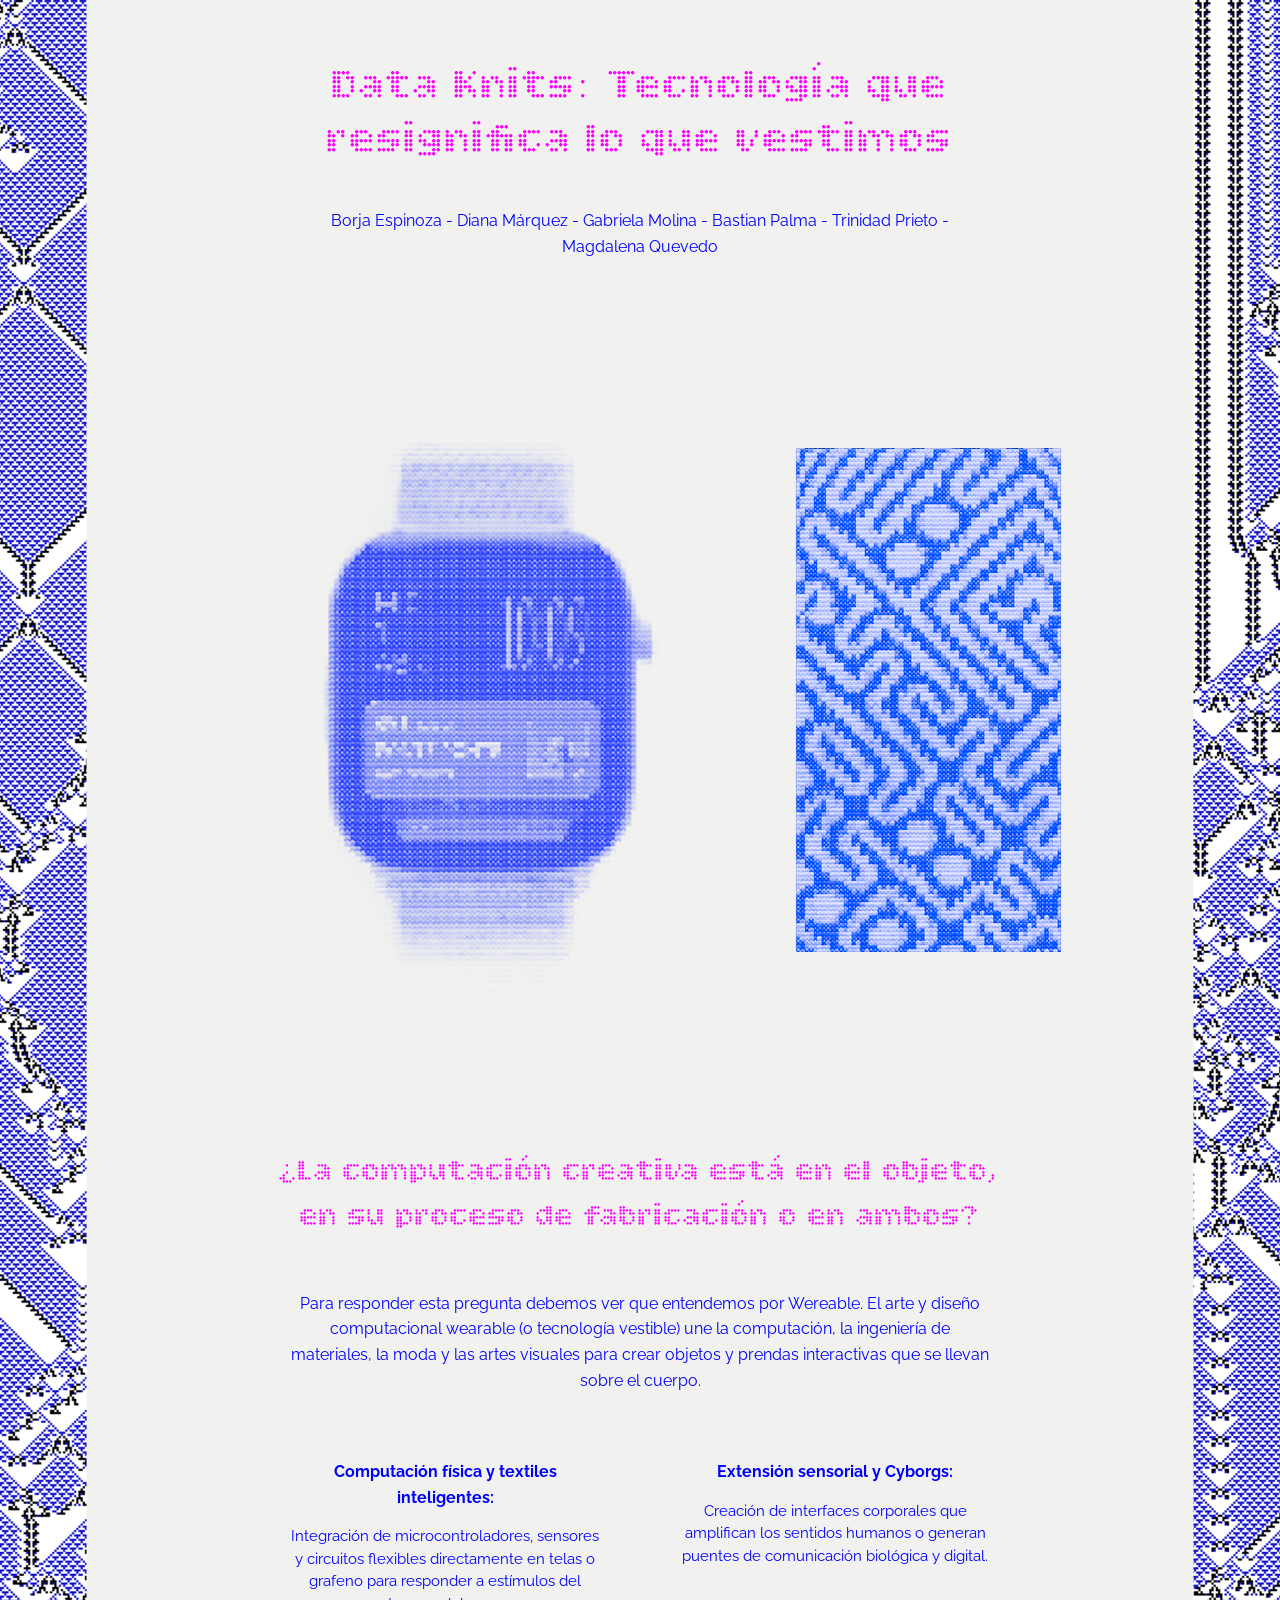
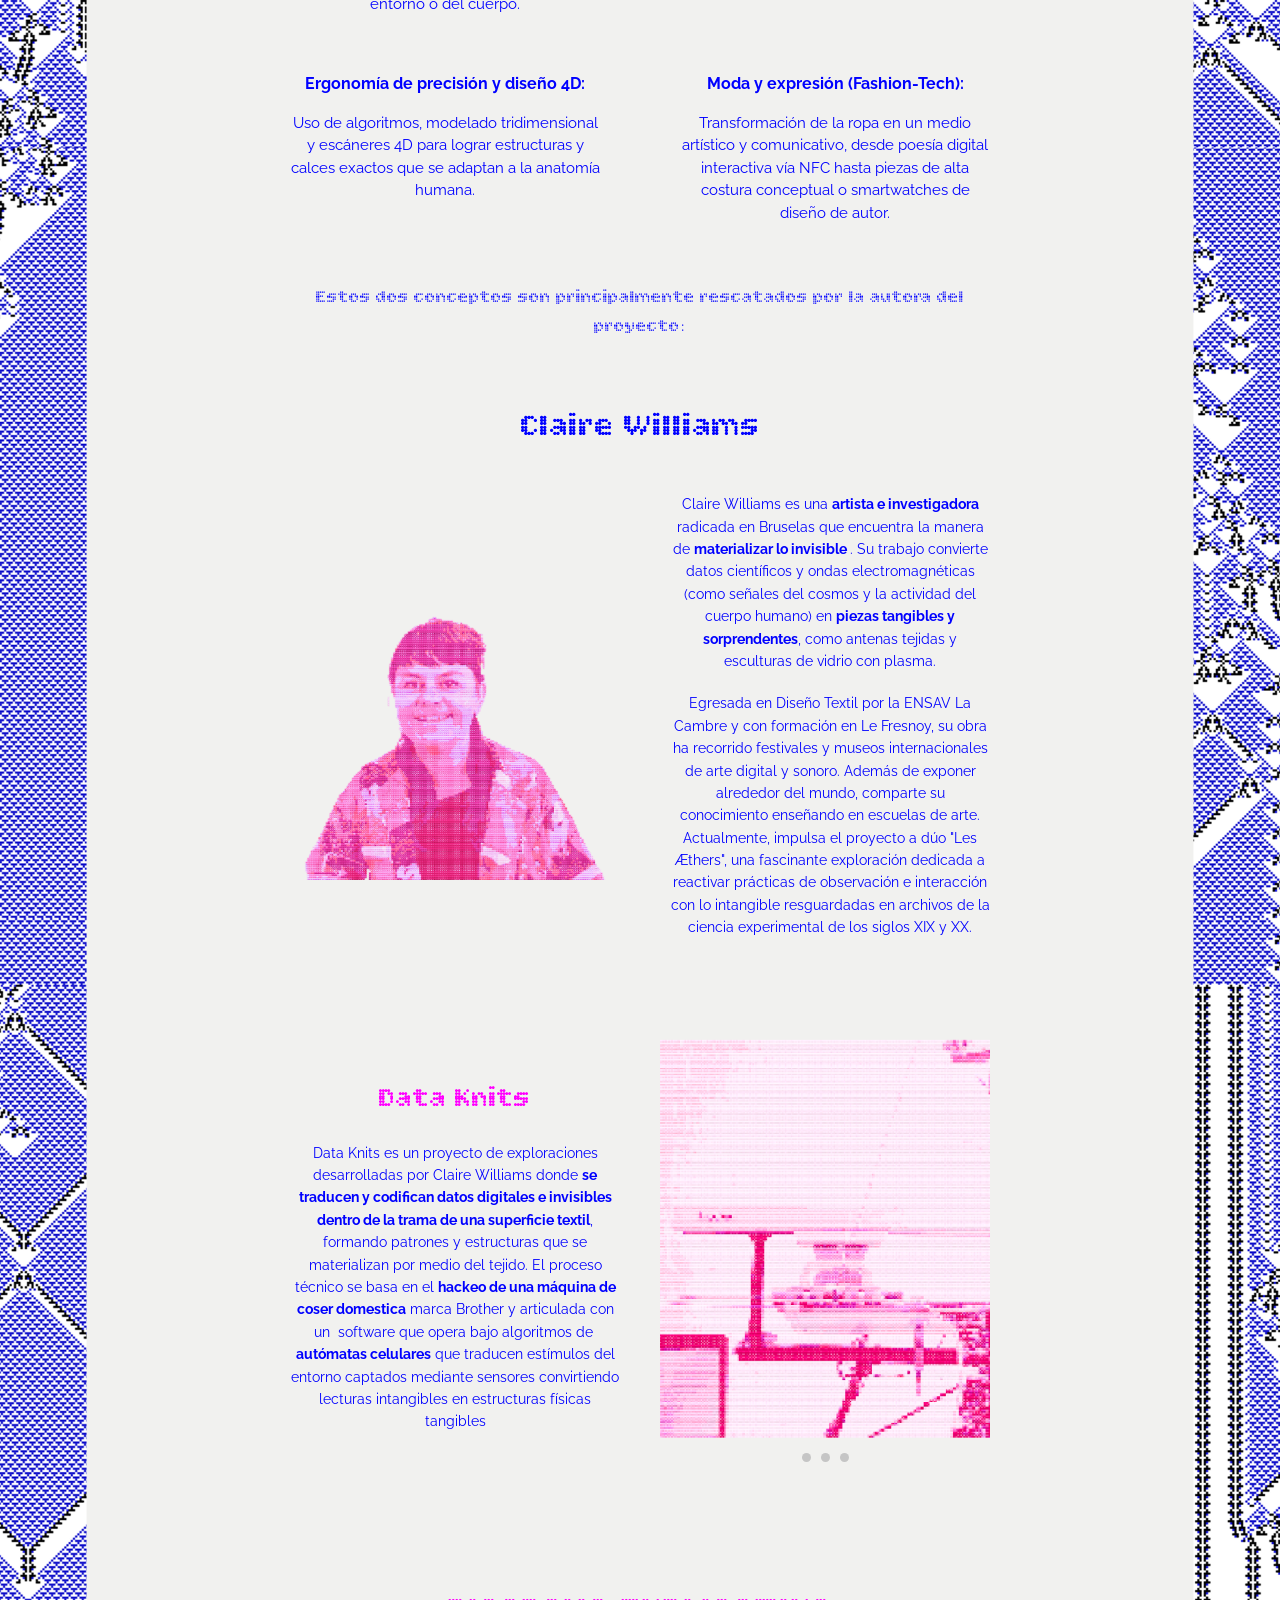
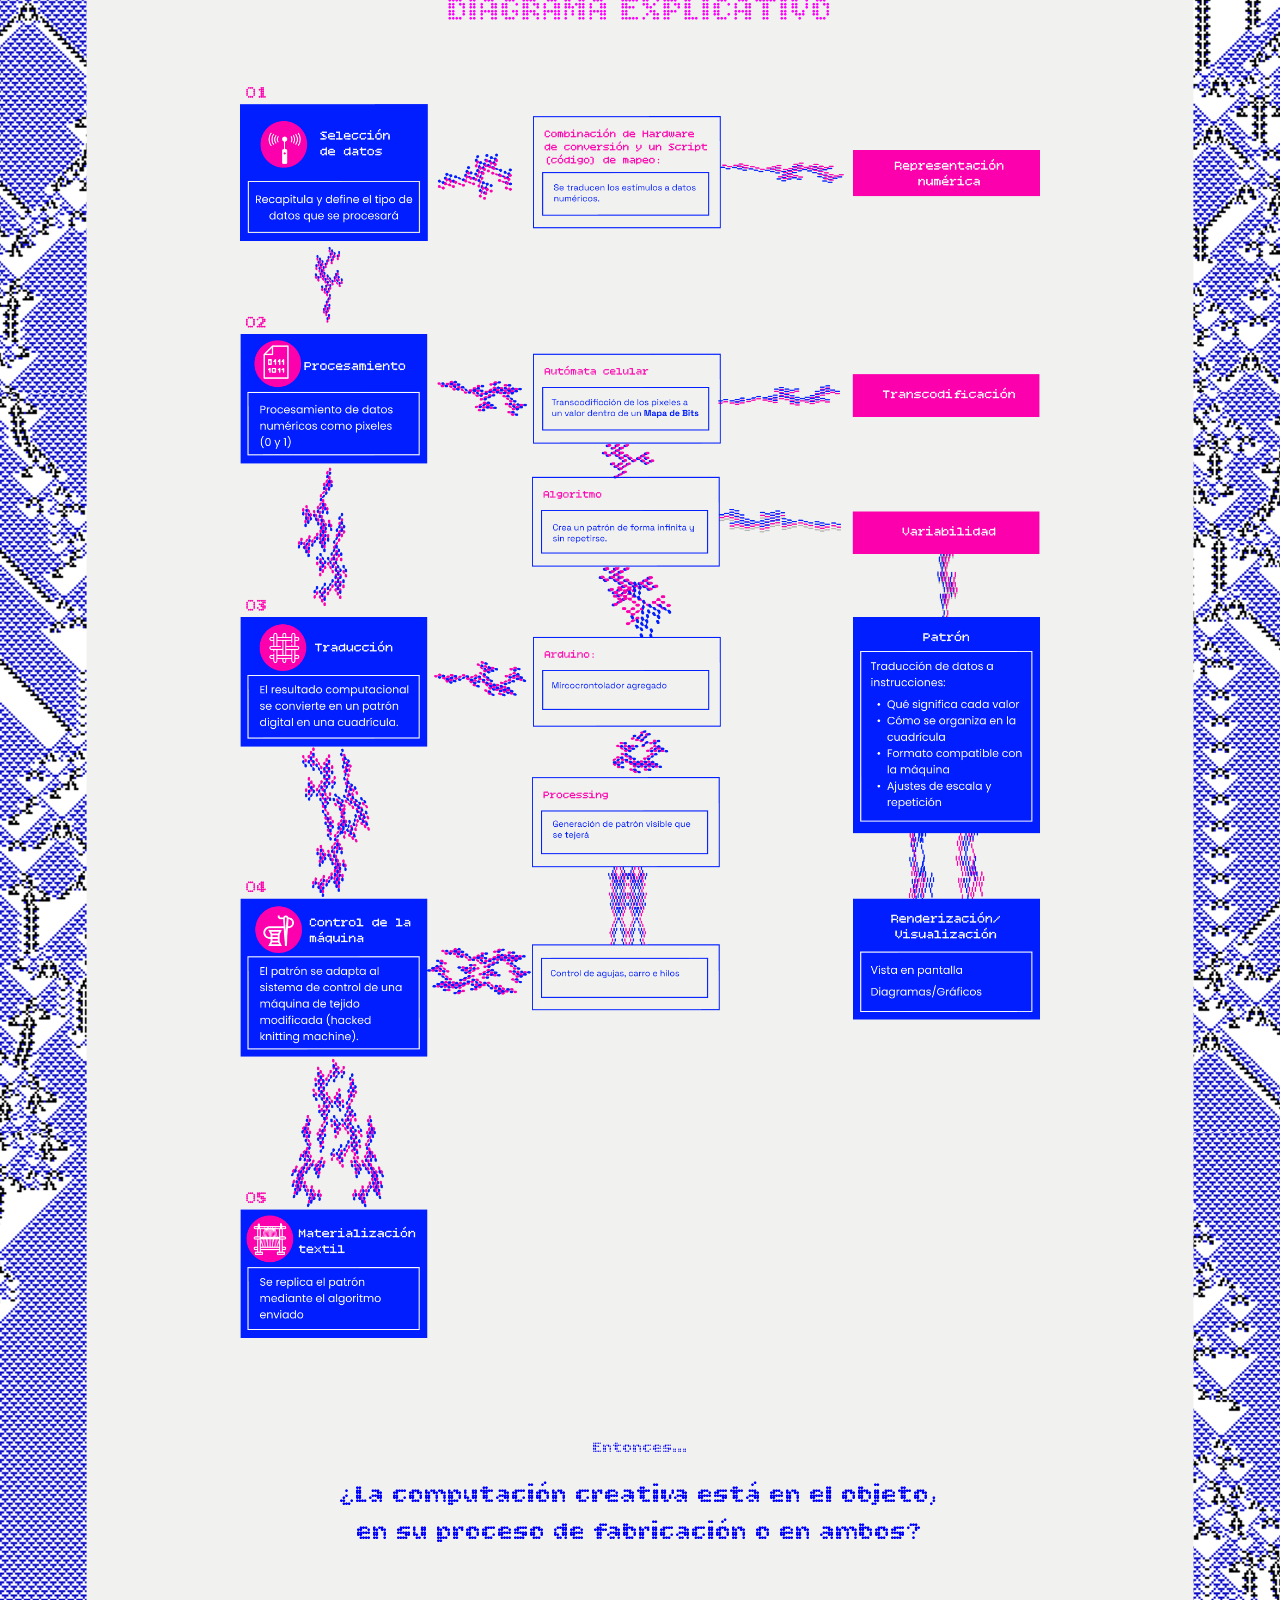
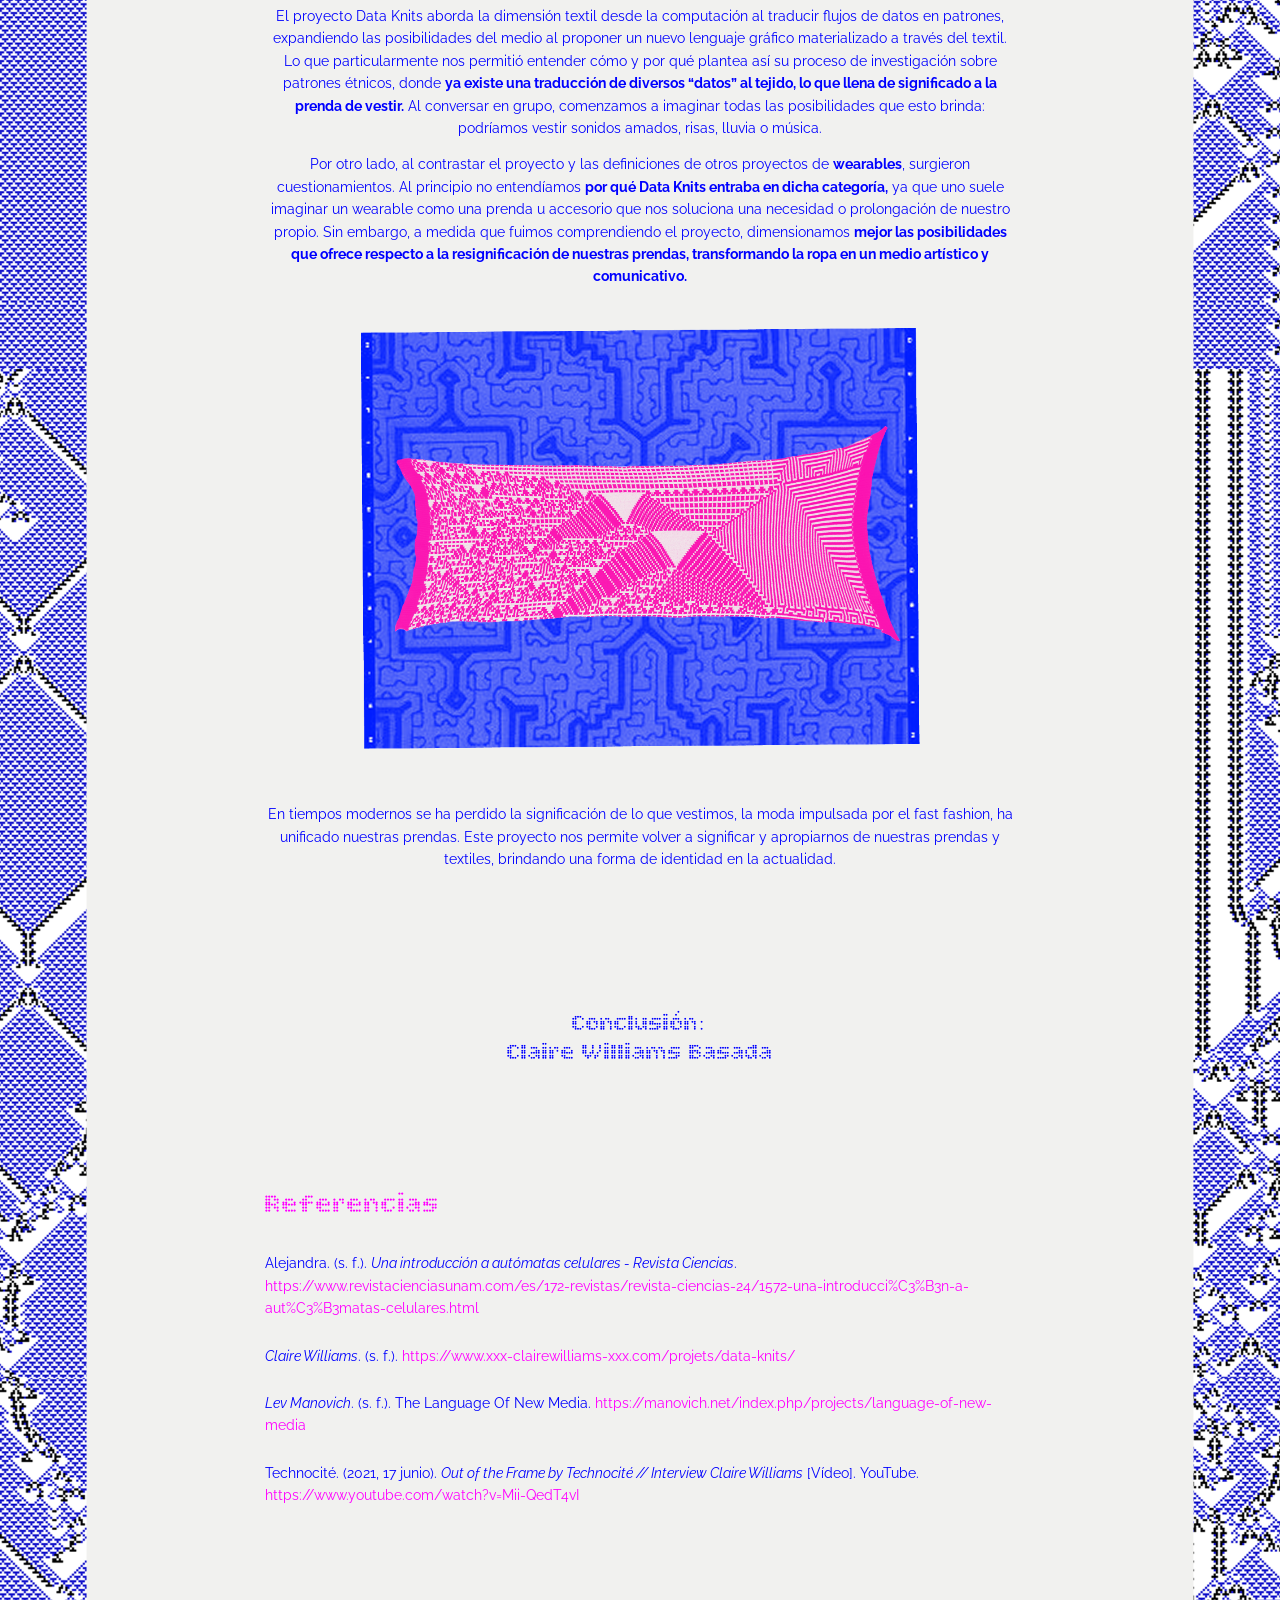
<file: index.html>
<!DOCTYPE html>
<html lang="en">
<head>

    <meta charset="UTF-8">
    <meta name="viewport" content="width=device-width, initial-scale=1.0">
    <title>Document</title>

   <link rel="preconnect" href="https://fonts.googleapis.com">
<link rel="preconnect" href="https://fonts.gstatic.com" crossorigin>
<link href="https://fonts.googleapis.com/css2?family=Bitcount+Prop+Double:wght@100..900&display=swap" rel="stylesheet">

   <link rel="stylesheet" href="Style.css">

   <link href="https://fonts.googleapis.com/css2?family=Raleway:wght@400;700&display=swap" rel="stylesheet">

</head>


<body>

<div class="contenedor-principal">
    
    <h1>
        Data Knits: Tecnología que resignifica lo que vestimos
    </h1>

<p class="parrafo-intro"> Borja Espinoza - Diana Márquez - Gabriela Molina - Bastian Palma - Trinidad Prieto - Magdalena Quevedo  </p>

    <div class="contenedor-imagenes">
        <img src="Reloj Cross Stitch Azul.png" alt="">
        <img src="Telar Cross Stitch Azul.png" alt="">
    </div>

    
    <div class="pregunta-principal">
        <h2>¿La computación creativa está en el objeto,<br>en su proceso de fabricación o en ambos?</h2>
    </div>

    
    <div class="parrafo-intro">


<div class="parrafo-intro">
    <p>Para responder esta pregunta debemos ver que entendemos por Wereable. El arte y diseño computacional wearable (o tecnología vestible) une la computación, la ingeniería de materiales, la moda y las artes visuales para crear objetos y prendas interactivas que se llevan sobre el cuerpo.</p>
</div>

<div class="grilla-conceptos">
    <div class="concepto">
        <h3>Computación física y textiles inteligentes:</h3>
        <p>Integración de microcontroladores, sensores y circuitos flexibles directamente en telas o grafeno para responder a estímulos del entorno o del cuerpo.</p>
    </div>
    <div class="concepto">
        <h3>Extensión sensorial y Cyborgs:</h3>
        <p>Creación de interfaces corporales que amplifican los sentidos humanos o generan puentes de comunicación biológica y digital.</p>
    </div>
    <div class="concepto">
        <h3>Ergonomía de precisión y diseño 4D:</h3>
        <p>Uso de algoritmos, modelado tridimensional y escáneres 4D para lograr estructuras y calces exactos que se adaptan a la anatomía humana.</p>
    </div>
    <div class="concepto">
        <h3>Moda y expresión (Fashion-Tech):</h3>
        <p>Transformación de la ropa en un medio artístico y comunicativo, desde poesía digital interactiva vía NFC hasta piezas de alta costura conceptual o smartwatches de diseño de autor.</p>
    </div>
</div>


<div class="parrafo-pixelado">
    <p>Estos dos conceptos son principalmente rescatados por la autora del proyecto:</p>
</div>


<div class="titulo-autora">
    <h2>Claire Williams</h2>
</div>

<div class="contenedor-autora">
   
    <img src="PTCOM_Claire William.png" alt="Retrato de Claire Williams">
    
    <div class="texto-autora">
        <p>Claire Williams es una <b> artista e investigadora </b> radicada en Bruselas que encuentra la manera de <b> materializar lo invisible </b>. Su trabajo convierte datos científicos y ondas electromagnéticas (como señales del cosmos y la actividad del cuerpo humano) en <b> piezas tangibles y sorprendentes</b>, como antenas tejidas y esculturas de vidrio con plasma.</p>
        <p>Egresada en Diseño Textil por la ENSAV La Cambre y con formación en Le Fresnoy, su obra ha recorrido festivales y museos internacionales de arte digital y sonoro. Además de exponer alrededor del mundo, comparte su conocimiento enseñando en escuelas de arte. Actualmente, impulsa el proyecto a dúo "Les Æthers", una fascinante exploración dedicada a reactivar prácticas de observación e interacción con lo intangible resguardadas en archivos de la ciencia experimental de los siglos XIX y XX.</p>
    </div>
</div>

  
<div class="contenedor-proyecto">
  
    <div class="texto-proyecto">
        <h2>Data Knits</h2>
    <p>Data Knits es un proyecto de exploraciones desarrolladas por Claire Williams donde <b> se traducen y codifican datos digitales e invisibles dentro de la trama de una superficie textil</b>, formando patrones y estructuras que se materializan por medio del tejido. El proceso técnico se basa en el <b> hackeo de una máquina de coser domestica</b> marca Brother y articulada con un  software que opera bajo algoritmos de  <b>autómatas celulares</b> que traducen estímulos del entorno captados mediante sensores convirtiendo lecturas intangibles en estructuras físicas tangibles
</p>
    </div>

<!-- Se consultó con Gemini IA como realizar el codigo para poder poner varias imagenes en carrusel-->
    <div class="carrusel">
        <div class="carrusel-imagenes">
            <img src="PTCOM_Imagen principal.png" id="imagen1" alt="Imagen 1">
            <img src="PTCOM_Patron 01.png" id="imagen2" alt="Imagen 2">
            <img src="PTCOM_Patron 02.png" id="imagen3" alt="Imagen 3">
        </div>

        <div class="carrusel-puntos">
            <a href="#imagen1" aria-label="Ir a imagen 1"></a>
            <a href="#imagen2" aria-label="Ir a imagen 2"></a>
            <a href="#imagen3" aria-label="Ir a imagen 3"></a>
        </div>
    </div>
</div>


    </div>

  
    <div class="seccion-diagrama">
        <h2>Diagrama Explicativo</h2>
        
        <div class="diagrama-interactivo">
         
            <img src="PTCOM_Diagrama Explicativo.png" alt="Diagrama explicativo del proceso Data Knits">

         
            <div class="zona-invisible" style="top: 7%; right: 1%;">
                <div class="texto-emergente">
                    Representación numérica: El proyecto se logra identificar datos computacionales, señales digitales y ondas electromagnéticas que sean cuantificadas, procesadas y traducidas en valores numéricos y binarios aptos para ser leídos por sistemas digitales.

                </div>
            </div>

         
            <div class="zona-invisible" style="top: 25%; right: 1%;">
                <div class="texto-emergente">
                    <p>Transcodificación: El proyecto realiza una transformación de la información abstracta y el código informático (como algoritmos o datos invisibles del entorno) hacia una capa material de tramas, puntos y superficies textiles.</p>
                    
           
                    <img src="PTCOM_Automata Celular.png" alt="Ejemplo Transcodificación">
                </div>
            </div>

       
            <div class="zona-invisible" style="top: 36%; right: 1%;">
                <div class="texto-emergente">
                    Variabilidad: La utilización de software y modelos algorítmicos como autómatas celulares, permite que los patrones visuales y geométricos no sean fijos ni estándar, sino que puedan mutar infinitamente. 
                </div>
            </div>
            
      
        </div>
    </div>


</div>


    <div class="seccion-conclusion">
        <h4 class="pre-titulo">Entonces...</h4>
        <h2 class="titulo-conclusion">¿La computación creativa está en el objeto,<br>en su proceso de fabricación o en ambos?</h2>

        <div class="texto-conclusion">
            <p>El proyecto Data Knits aborda la dimensión textil desde la computación al traducir flujos de datos en patrones, expandiendo las posibilidades del medio al proponer un nuevo lenguaje gráfico materializado a través del textil. Lo que particularmente nos permitió entender cómo y por qué plantea así su proceso de investigación sobre patrones étnicos, donde <b>ya existe una traducción de diversos “datos” al tejido, lo que llena de significado a la prenda de vestir.</b> Al conversar en grupo, comenzamos a imaginar todas las posibilidades que esto brinda: podríamos vestir sonidos amados, risas, lluvia o música.</p>
            
            <p>Por otro lado, al contrastar el proyecto y las definiciones de otros proyectos de <b>wearables</b>, surgieron cuestionamientos. Al principio no entendíamos <b>por qué Data Knits entraba en dicha categoría,</b> ya que uno suele imaginar un wearable como una prenda u accesorio que nos soluciona una necesidad o prolongación de nuestro propio. Sin embargo, a medida que fuimos comprendiendo el proyecto, dimensionamos <b>mejor las posibilidades que ofrece respecto a la resignificación de nuestras prendas, transformando la ropa en un medio artístico y comunicativo.</b></p>
        </div>

     
        <img src="PTCOM_Reflexión.png" alt="Patrón tejido Data Knits en magenta y azul">

        <div class="texto-conclusion">
            <p>En tiempos modernos se ha perdido la significación de lo que vestimos, la moda impulsada por el fast fashion, ha unificado nuestras prendas. Este proyecto nos permite volver a significar y apropiarnos de nuestras prendas y textiles, brindando una forma de identidad en la actualidad.</p>
        </div>
    </div>


        <div class="meme-basada" id="meme">
            <span class="vuela-izq" id="texto-izq">Conclusión:</span><br>
            <span class="vuela-der" id="texto-der">Claire Williams Basada</span>
        </div>
    
 
    </div>

  <!-- Para realizar este efecto de entrada, se preguntó a Gemini IA como programarlo y sugirio este breve Script-->
    <script>
        const observador = new IntersectionObserver((entradas) => {
            if (entradas[0].isIntersecting) {
            
                document.getElementById('texto-izq').classList.add('animar');
                document.getElementById('texto-der').classList.add('animar');
            }
        });
        observador.observe(document.getElementById('meme'));
    </script>


    <div class="seccion-referencias">
        <h2>Referencias</h2>
        <ul>
            <li>Alejandra. (s. f.). <i>Una introducción a autómatas celulares - Revista Ciencias</i>. <a href="https://www.revistacienciasunam.com/es/172-revistas/revista-ciencias-24/1572-una-introducci%C3%B3n-a-aut%C3%B3matas-celulares.html" target="_blank">https://www.revistacienciasunam.com/es/172-revistas/revista-ciencias-24/1572-una-introducci%C3%B3n-a-aut%C3%B3matas-celulares.html</a></li>
            
            <li><i>Claire Williams</i>. (s. f.). <a href="https://www.xxx-clairewilliams-xxx.com/projets/data-knits/" target="_blank">https://www.xxx-clairewilliams-xxx.com/projets/data-knits/</a></li>
            
            <li><i>Lev Manovich</i>. (s. f.). The Language Of New Media. <a href="https://manovich.net/index.php/projects/language-of-new-media" target="_blank">https://manovich.net/index.php/projects/language-of-new-media</a></li>
            
            <li>Technocité. (2021, 17 junio). <i>Out of the Frame by Technocité // Interview Claire Williams</i> [Vídeo]. YouTube. <a href="https://www.youtube.com/watch?v=Mii-QedT4vI" target="_blank">https://www.youtube.com/watch?v=Mii-QedT4vI</a></li>
        </ul>
    </div>

</body>
</html>

<!--

REFERNCIAS CODIGO

Josué. (2021, 28 septiembre). Hojas de estilo CSS externas: Cómo vincular CSS a HTML e importar al Head. freeCodeCamp.org. https://share.google/pxuzx5CHO250C9uQO

Martinez, F. (2023a, octubre 13). Tamaños de fuente en HTML – Cómo cambiar el tamaño del texto con una etiqueta HTML. freeCodeCamp.org. https://share.google/70kPintuleE2GKcuw

Martinez, F. (2023, 13 noviembre). Cómo alinear texto en HTML: Ejemplo de text-align, center y justified. freeCodeCamp.org. https://share.google/9EqMg64aguIePPhop

Google. (2026). Gemini Pro (versión de octubre) [Modelo de
lenguaje grande]. https://gemini.google.com/app?hl=es

- La inteligencia artificial se utilizó para funciones de código más avanzadas, como efectos y animaciones. 

-->
</file>
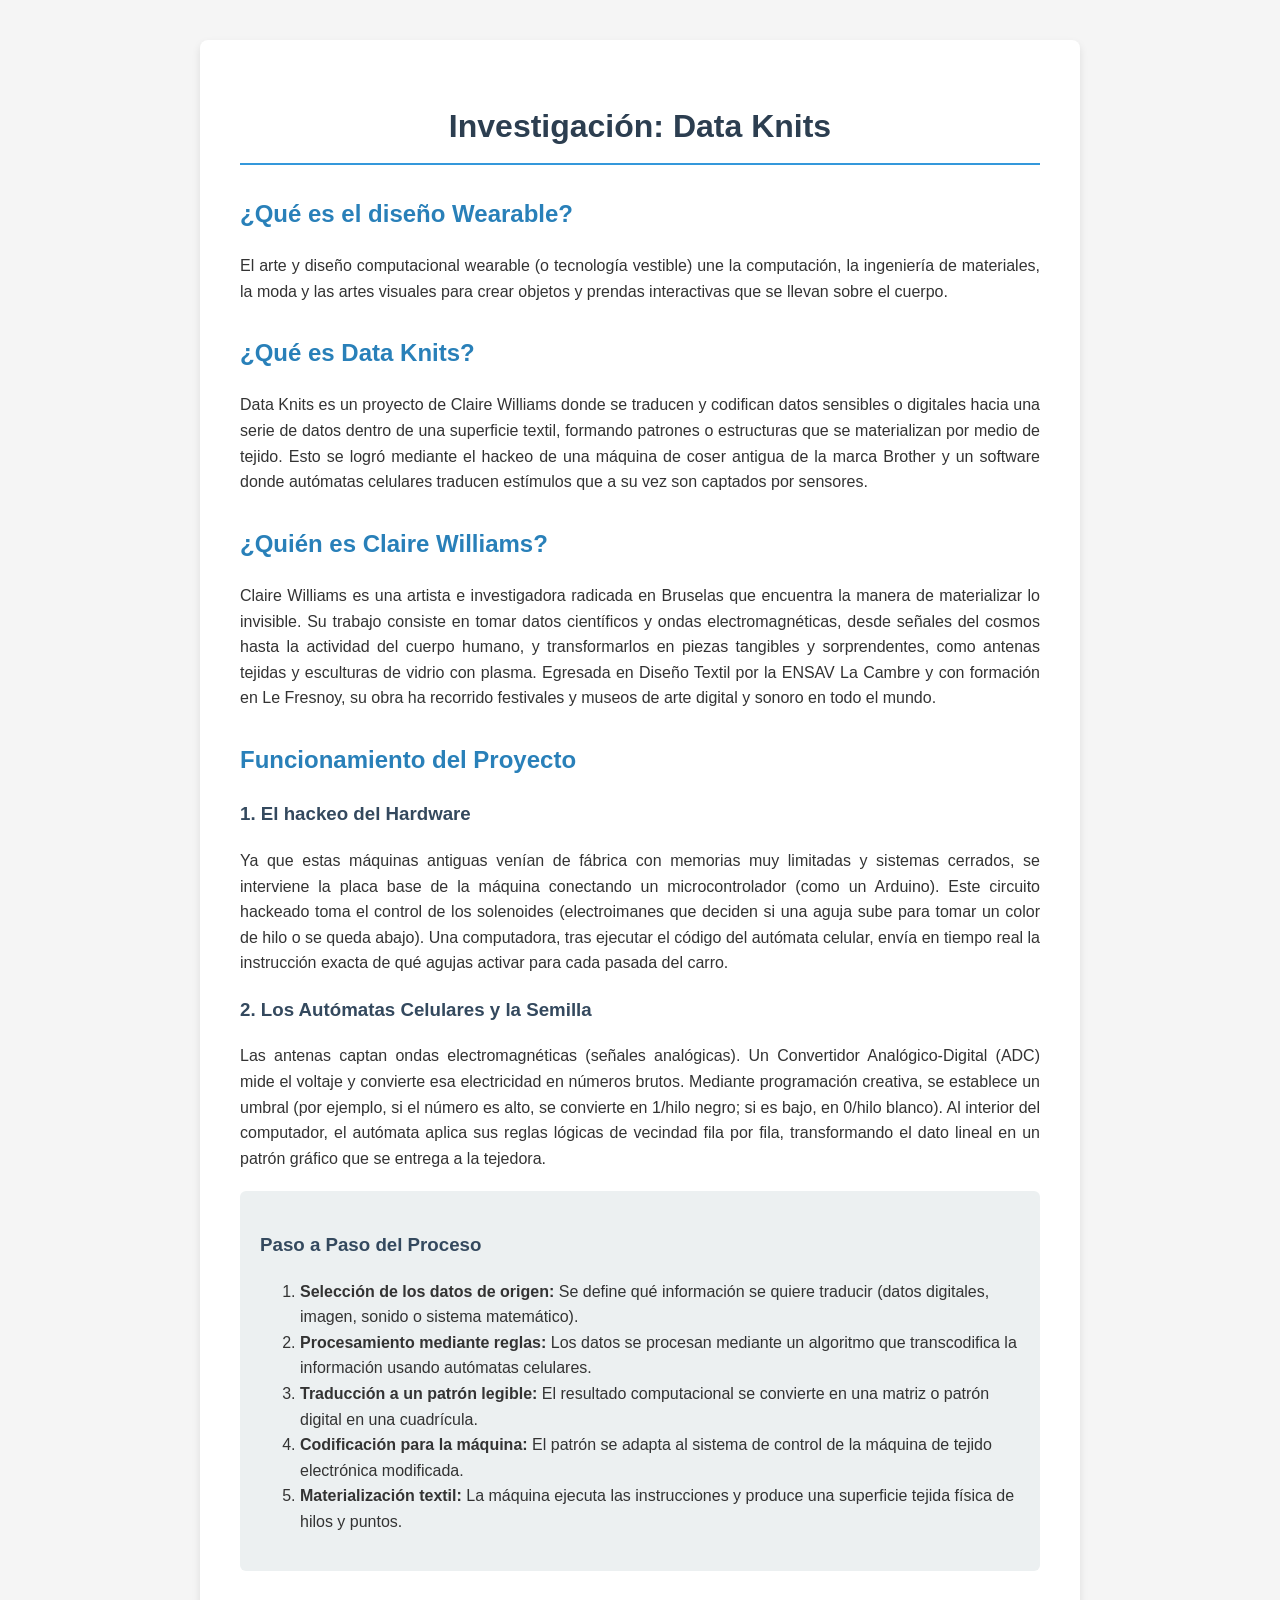
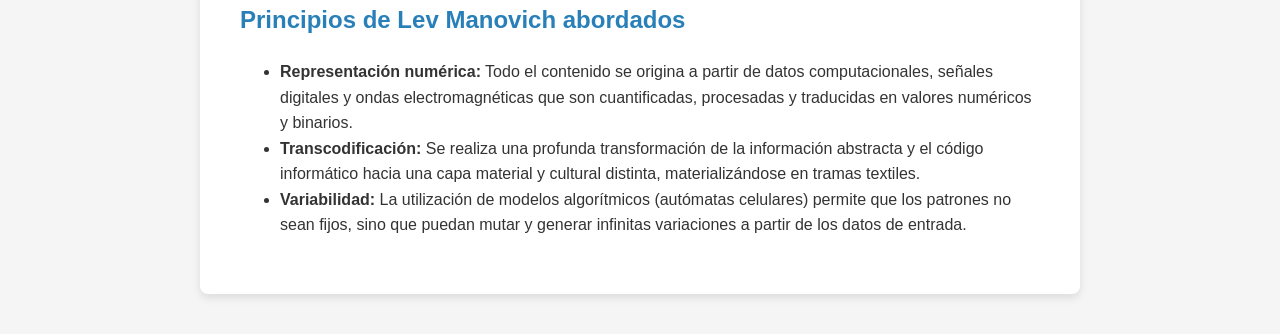
<file: gemini-code-1792117009959.html>
<!DOCTYPE html>
<html lang="es">
<head>
    <meta charset="UTF-8">
    <meta name="viewport" content="width=device-width, initial-scale=1.0">
    <title>Data Knits - Proyecto G4</title>
    <!-- Aquí agregamos un poco de diseño (CSS) para que no se vea como un documento en blanco plano -->
    <style>
        body {
            font-family: 'Segoe UI', Tahoma, Geneva, Verdana, sans-serif;
            line-height: 1.6;
            margin: 0;
            padding: 0;
            background-color: #f5f5f5;
            color: #333;
        }
        .contenedor {
            max-width: 800px;
            margin: 40px auto;
            background-color: #ffffff;
            padding: 40px;
            border-radius: 8px;
            box-shadow: 0 4px 8px rgba(0,0,0,0.1);
        }
        h1 {
            color: #2c3e50;
            text-align: center;
            border-bottom: 2px solid #3498db;
            padding-bottom: 10px;
        }
        h2 {
            color: #2980b9;
            margin-top: 30px;
        }
        h3 {
            color: #34495e;
        }
        p {
            text-align: justify;
        }
        .pasos {
            background-color: #ecf0f1;
            padding: 20px;
            border-radius: 6px;
            margin-top: 20px;
        }
    </style>
</head>
<body>

    <div class="contenedor">
        <h1>Investigación: Data Knits</h1>

        <h2>¿Qué es el diseño Wearable?</h2>
        <p>El arte y diseño computacional wearable (o tecnología vestible) une la computación, la ingeniería de materiales, la moda y las artes visuales para crear objetos y prendas interactivas que se llevan sobre el cuerpo.</p>

        <h2>¿Qué es Data Knits?</h2>
        <p>Data Knits es un proyecto de Claire Williams donde se traducen y codifican datos sensibles o digitales hacia una serie de datos dentro de una superficie textil, formando patrones o estructuras que se materializan por medio de tejido. Esto se logró mediante el hackeo de una máquina de coser antigua de la marca Brother y un software donde autómatas celulares traducen estímulos que a su vez son captados por sensores.</p>

        <h2>¿Quién es Claire Williams?</h2>
        <p>Claire Williams es una artista e investigadora radicada en Bruselas que encuentra la manera de materializar lo invisible. Su trabajo consiste en tomar datos científicos y ondas electromagnéticas, desde señales del cosmos hasta la actividad del cuerpo humano, y transformarlos en piezas tangibles y sorprendentes, como antenas tejidas y esculturas de vidrio con plasma. Egresada en Diseño Textil por la ENSAV La Cambre y con formación en Le Fresnoy, su obra ha recorrido festivales y museos de arte digital y sonoro en todo el mundo.</p>

        <h2>Funcionamiento del Proyecto</h2>
        
        <h3>1. El hackeo del Hardware</h3>
        <p>Ya que estas máquinas antiguas venían de fábrica con memorias muy limitadas y sistemas cerrados, se interviene la placa base de la máquina conectando un microcontrolador (como un Arduino). Este circuito hackeado toma el control de los solenoides (electroimanes que deciden si una aguja sube para tomar un color de hilo o se queda abajo). Una computadora, tras ejecutar el código del autómata celular, envía en tiempo real la instrucción exacta de qué agujas activar para cada pasada del carro.</p>

        <h3>2. Los Autómatas Celulares y la Semilla</h3>
        <p>Las antenas captan ondas electromagnéticas (señales analógicas). Un Convertidor Analógico-Digital (ADC) mide el voltaje y convierte esa electricidad en números brutos. Mediante programación creativa, se establece un umbral (por ejemplo, si el número es alto, se convierte en 1/hilo negro; si es bajo, en 0/hilo blanco). Al interior del computador, el autómata aplica sus reglas lógicas de vecindad fila por fila, transformando el dato lineal en un patrón gráfico que se entrega a la tejedora.</p>

        <div class="pasos">
            <h3>Paso a Paso del Proceso</h3>
            <ol>
                <li><strong>Selección de los datos de origen:</strong> Se define qué información se quiere traducir (datos digitales, imagen, sonido o sistema matemático).</li>
                <li><strong>Procesamiento mediante reglas:</strong> Los datos se procesan mediante un algoritmo que transcodifica la información usando autómatas celulares.</li>
                <li><strong>Traducción a un patrón legible:</strong> El resultado computacional se convierte en una matriz o patrón digital en una cuadrícula.</li>
                <li><strong>Codificación para la máquina:</strong> El patrón se adapta al sistema de control de la máquina de tejido electrónica modificada.</li>
                <li><strong>Materialización textil:</strong> La máquina ejecuta las instrucciones y produce una superficie tejida física de hilos y puntos.</li>
            </ol>
        </div>

        <h2>Principios de Lev Manovich abordados</h2>
        <ul>
            <li><strong>Representación numérica:</strong> Todo el contenido se origina a partir de datos computacionales, señales digitales y ondas electromagnéticas que son cuantificadas, procesadas y traducidas en valores numéricos y binarios.</li>
            <li><strong>Transcodificación:</strong> Se realiza una profunda transformación de la información abstracta y el código informático hacia una capa material y cultural distinta, materializándose en tramas textiles.</li>
            <li><strong>Variabilidad:</strong> La utilización de modelos algorítmicos (autómatas celulares) permite que los patrones no sean fijos, sino que puedan mutar y generar infinitas variaciones a partir de los datos de entrada.</li>
        </ul>

    </div>

</body>
</html>
</file>
<file: Style.css>
body {
    background-image: url('PTCOM_Fondo.png');
    background-size: 100% auto;
    background-repeat: repeat-y;
    background-position: center top;
    margin: 0;
}

.contenedor-principal {
    max-width: 800px; 
    margin-left: auto;
    margin-right: auto; 
}
.contenedor-imagenes {
    display: flex;
    justify-content: center; 
    align-items: center; 
    gap: 50px; 
    margin-top: 40px; 
    margin-bottom: 40px; 
}


.pregunta-principal h2 {
    font-family: "Bitcount Prop Double", sans-serif;
    color: magenta;
    text-align: center;
    font-weight: 300; 
    font-size: 32px; 
    max-width: 750px;
    margin: 60px auto 50px auto; 
    line-height: 1.4;
}

.carrusel {
  width: 100%;
  max-width: 600px;
  margin: 0 auto;
}

   h1 {
    font-family: "Bitcount Prop Double", sans-serif;
    color: magenta;
    text-align: center;
    font-weight: 300; 
    font-size: 45px; 
    max-width: 750px; 
    margin: 60px auto 40px auto; 
    line-height: 1.2; 
}

    .parrafo {
    color: blue;    
    }

    .texto_azul {
    color: blue;
    display: flex;
    margin: 50px;
    margin-block: 40;
    text-align: center;
    
    }


.carrusel-imagenes {
  display: flex;
  width: 100%;
  overflow-x: auto;
  scroll-snap-type: x mandatory;
  scroll-behavior: smooth;
  scrollbar-width: none;
  -webkit-overflow-scrolling: touch;
}

.carrusel-imagenes::-webkit-scrollbar {
  display: none;
}


.carrusel-imagenes img {
  flex: 0 0 100%;
  width: 100%;
  height: 400px;
  object-fit: cover;
  scroll-snap-align: start;
}


.carrusel-puntos {
  display: flex;
  justify-content: center;
  gap: 10px;
  margin-top: 14px;
}

.carrusel-puntos a {
  width: 9px;
  height: 9px;
  border-radius: 50%;
  background: #c5c5c5;
  display: block;
}


.carrusel-puntos a:hover {
  background: #555;
}


.parrafo-intro {
    color: blue;
    text-align: center;
    font-family: 'Raleway', sans-serif;
    font-size: 16px;
    max-width: 700px;
    margin: 0 auto 50px auto; 
    line-height: 1.6; 
}


.grilla-conceptos {
    display: grid;
    grid-template-columns: 1fr 1fr; 
    column-gap: 80px; 
    row-gap: 40px; 
    max-width: 800px;
    margin: 0 auto 60px auto;
}


.concepto {
    color: blue;
    text-align: center;
    font-family: 'Raleway', sans-serif;
}

.concepto h3 {
    font-size: 16px;
    font-weight: 700;
    margin-bottom: 15px;
}

.concepto p {
    font-size: 15px;
    line-height: 1.5;
    margin: 0;
}


.parrafo-pixelado {
    color: blue;
    text-align: center;
    font-family: "Bitcount Prop Double", sans-serif;
    font-weight: 300;
    font-size: 18px;
    margin-bottom: 60px;
}


.titulo-autora h2 {
    font-family: "Bitcount Prop Double", sans-serif;
    color: blue;
    text-align: center;
    font-weight: 400; 
    font-size: 32px; 
    margin-bottom: 40px;
}


.contenedor-autora {
    display: flex;
    align-items: center; 
    justify-content: center; 
    gap: 60px; 
    margin-bottom: 80px; 
}


.contenedor-autora img {
    max-width: 320px; 
    height: auto;
}


.texto-autora {
    max-width: 450px;
    font-family: 'Raleway', sans-serif;
    font-size: 14px;
    text-align: center;
    line-height: 1.6;
}


.texto-autora p {
    margin-bottom: 20px;
    margin-top: 0;
}


.contenedor-proyecto {
    display: flex;
    align-items: center; 
    justify-content: space-between;
    gap: 40px; 
    margin-bottom: 80px;
}


.texto-proyecto {
    flex: 1; 
    max-width: 400px; 
}


.texto-proyecto h2 {
    font-family: "Bitcount Prop Double", sans-serif;
    color: magenta; 
    text-align: center; 
    font-weight: 400;
    font-size: 28px;
    margin-bottom: 20px;
}


.texto-proyecto p {
    color: blue;
    font-family: 'Raleway', sans-serif;
    font-size: 14px; 
    text-align: center;
    line-height: 1.6;
}


.carrusel {
    flex: 1; 
    max-width: 500px; 
    margin: 0; 
}


.seccion-diagrama {
    display: flex;
    flex-direction: column;
    align-items: center;
    margin-top: 100px; 
    margin-bottom: 80px;
}

.seccion-diagrama h2 {
    font-family: "Bitcount Prop Double", sans-serif;
    color: magenta;
    font-weight: 300;
    font-size: 35px;
    text-transform: uppercase; 
    margin-bottom: 50px;
    text-align: center;
}


.diagrama-interactivo {
    position: relative;
    width: 100%;
    max-width: 950px;
    margin: 0 auto;
}

.diagrama-interactivo img {
    width: 100%;
    height: auto;
    display: block;
}


.zona-invisible {
    position: absolute;
    width: 25%;  
    height: 8%; 
    
    cursor: help; 
}

.texto-emergente {
    position: absolute;
    bottom: 120%; 
    left: 50%;
    transform: translateX(-50%); 
    background-color: blue;
    color: white;
    font-family: 'Raleway', sans-serif;
    font-size: 13px;
    line-height: 1.5;
    padding: 15px;
    border-radius: 8px;
    
   
    width: 400px; 
    display: flex; 
    align-items: center; 
    gap: 15px; 
    text-align: left; 
    
    opacity: 0; 
    visibility: hidden;
    transition: all 0.3s ease;
    box-shadow: 0 5px 15px rgba(0,0,0,0.2);
    z-index: 10;
    pointer-events: none;
}


.texto-emergente p {
    margin: 0;
    flex: 1; 
}


.texto-emergente img {
    width: 120px; 
    height: auto;
    border-radius: 4px;
    flex-shrink: 0; 
}


.texto-emergente::after {
    content: "";
    position: absolute;
    top: 100%;
    left: 50%;
    margin-left: -8px;
    border-width: 8px;
    border-style: solid;
    border-color: blue transparent transparent transparent;
}


.zona-invisible:hover .texto-emergente {
    opacity: 1;
    visibility: visible;
    bottom: 130%; 
}


.seccion-conclusion {
    display: flex;
    flex-direction: column;
    align-items: center;
    margin-top: 60px;
    margin-bottom: 100px; 
}

.pre-titulo {
    font-family: "Bitcount Prop Double", sans-serif;
    color: blue;
    font-weight: 300;
    font-size: 16px;
    margin-bottom: 20px;
    text-align: center;
}

.titulo-conclusion {
    font-family: "Bitcount Prop Double", sans-serif;
    color: blue;
    font-weight: 400; 
    font-size: 26px;
    text-align: center;
    max-width: 650px; 
    line-height: 1.4;
    margin-top: 0;
    margin-bottom: 40px;
}

.texto-conclusion {
    color: blue;
    font-family: 'Raleway', sans-serif;
    font-size: 14px;
    text-align: center;
    line-height: 1.6;
    max-width: 750px;
    margin-bottom: 40px;
}

.texto-conclusion p {
    margin-bottom: 0px; 
}

.seccion-conclusion img {
    width: 100%;
    max-width: 600px; 
    height: auto;
    margin-bottom: 40px;
}


.meme-basada {
    font-family: "Bitcount Prop Double", sans-serif;
    color: blue;
    font-weight: 300;
    font-size: 24px;
    text-align: center;
    margin-top: 100px; 
    margin-bottom: 120px; 
    overflow: hidden; 
    width: 100%;
}


.vuela-izq, .vuela-der {
    display: inline-block;
    transition: transform 1s ease-out, opacity 1s ease-out; 
}

.vuela-izq {
    transform: translateX(-100vw); 
    opacity: 0;
}

.vuela-der {
    transform: translateX(100vw); 
    opacity: 0;
}


.animar {
    transform: translateX(0); 
    opacity: 1;
}


.seccion-referencias {
    max-width: 750px; 
    margin: 0 auto 100px auto; 
    padding: 0 20px;
}

.seccion-referencias h2 {
    font-family: "Bitcount Prop Double", sans-serif;
    color: magenta;
    font-weight: 300;
    font-size: 28px;
    margin-bottom: 30px;
    text-align: left; 
}

.seccion-referencias ul {
    list-style-type: none; 
    padding: 0;
    margin: 0;
}

.seccion-referencias li {
    color: blue;
    font-family: 'Raleway', sans-serif;
    font-size: 14px;
    line-height: 1.6;
    margin-bottom: 25px; 
    overflow-wrap: break-word; 
}


.seccion-referencias a {
    color: magenta; 
    text-decoration: none; 
    transition: color 0.2s ease;
}

.seccion-referencias a:hover {
    text-decoration: underline;
}
</file>
